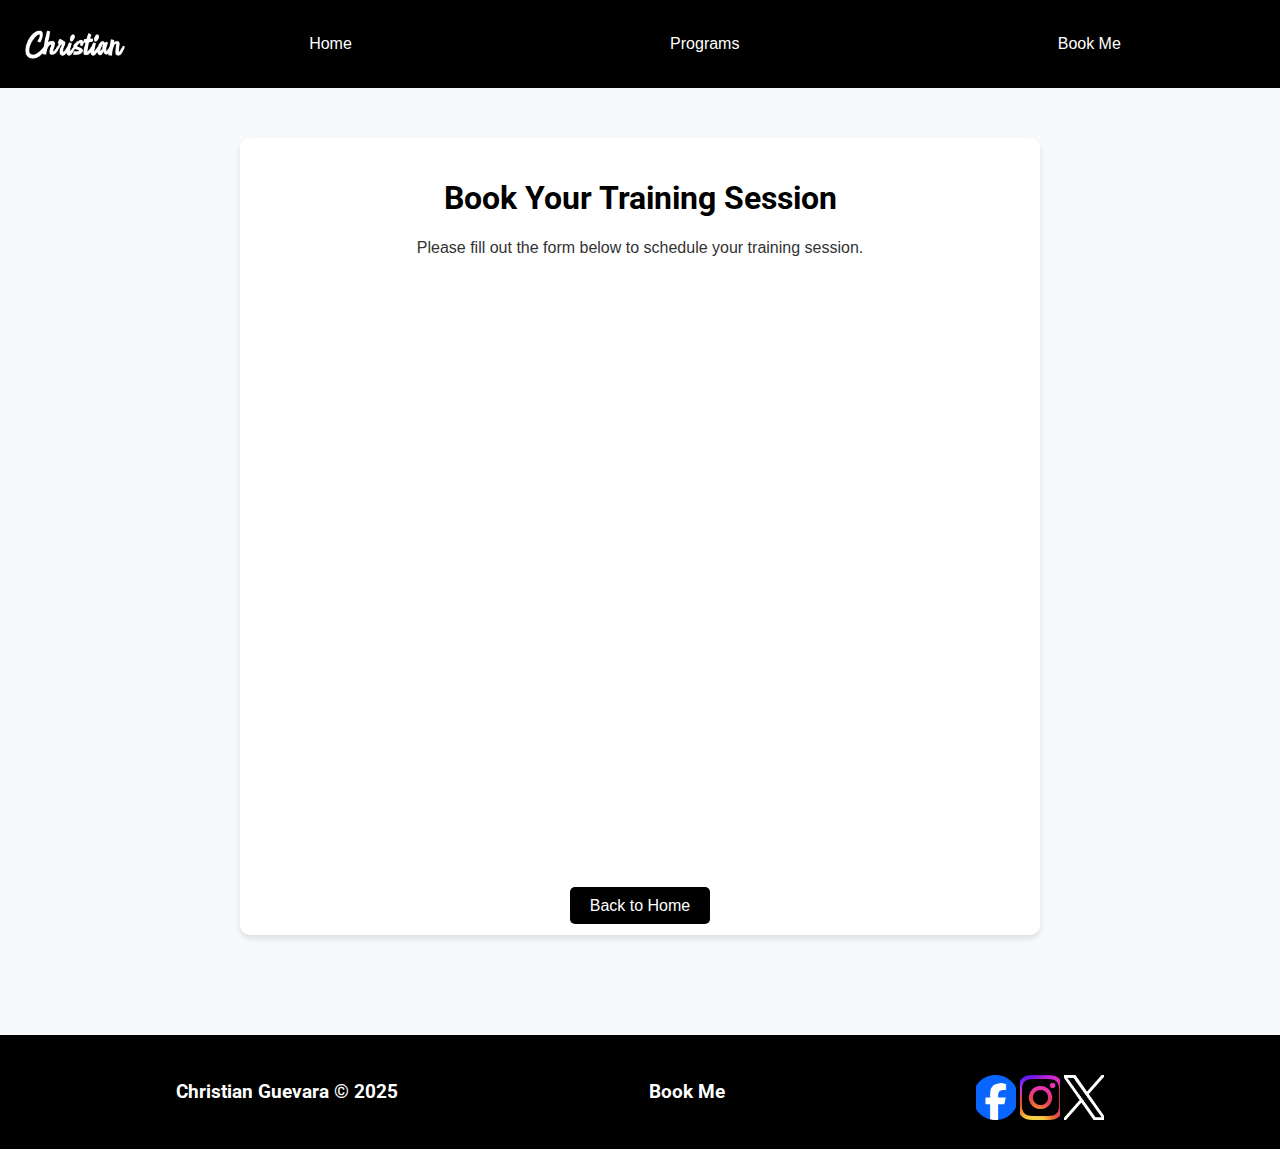
<file: bookme.html>
<!DOCTYPE html>
<html lang="en">
  <head>
    <meta charset="UTF-8" />
    <meta name="viewport" content="width=device-width, initial-scale=1.0" />
    <title>Book Me</title>
    <link rel="stylesheet" href="styles/index.css" />
    <style>
      body {
        font-family: Arial, sans-serif;
        margin: 0;
        padding: 0;
        background-color: #f8f9fa;
        color: #333;
      }

      .container {
        max-width: 800px;
        margin: 50px auto;
        padding: 20px;
        background-color: #fff;
        border-radius: 10px;
        box-shadow: 0 4px 6px rgba(0, 0, 0, 0.1);
        text-align: center;
      }

      h1 {
        color: black;
      }

      iframe {
        width: 100%;
        height: 600px;
        border: none;
      }

      .back-home {
        margin-top: 20px;
      }

      .back-home a {
        text-decoration: none;
        background-color: black;
        color: white;
        padding: 10px 20px;
        border-radius: 5px;
        transition: background-color 0.3s;
      }

      .back-home a:hover {
        color: red;
      }
    </style>
  </head>
  <body>
    <header>
      <a id="logo_link" href="index.html">
        <img class="logo" src="assets/logo1.png" alt="Logo" />
      </a>
      <nav>
        <a href="index.html">Home</a>
        <a href="programs.html">Programs</a>
        <a href="bookme.html">Book Me</a>
      </nav>
    </header>

    <main>
      <div class="container">
        <h1>Book Your Training Session</h1>
        <p>Please fill out the form below to schedule your training session.</p>

        <!-- Embed Google Form Here -->
        <iframe
          src="https://docs.google.com/forms/d/e/1FAIpQLSckO_ClVn4HGSYEmahMuc5upVZ-nv1-beTVn4qvxwU15kZylg/viewform?embedded=true"
          width="640"
          height="869"
          frameborder="0"
          marginheight="0"
          marginwidth="0"
          >Loading…</iframe
        >

        <div class="back-home">
          <a href="index.html">Back to Home</a>
        </div>
      </div>
    </main>

    <footer>
      <h3>Christian Guevara &copy; 2025</h3>
      <h3><a href="bookme.html">Book Me</a></h3>
      <div class="social">
        <a href="https://facebook.com" target="_blank">
          <img src="assets/fb.png" alt="facebook icon" />
        </a>
        <a href="https://instagram.com" target="_blank">
          <img src="assets/instagram_icon.png" alt="instagram icon" />
        </a>
        <a href="https://twitter.com" target="_blank">
          <img src="assets/tw.png" alt="twitter icon" />
        </a>
      </div>
    </footer>
  </body>
</html>
</file>
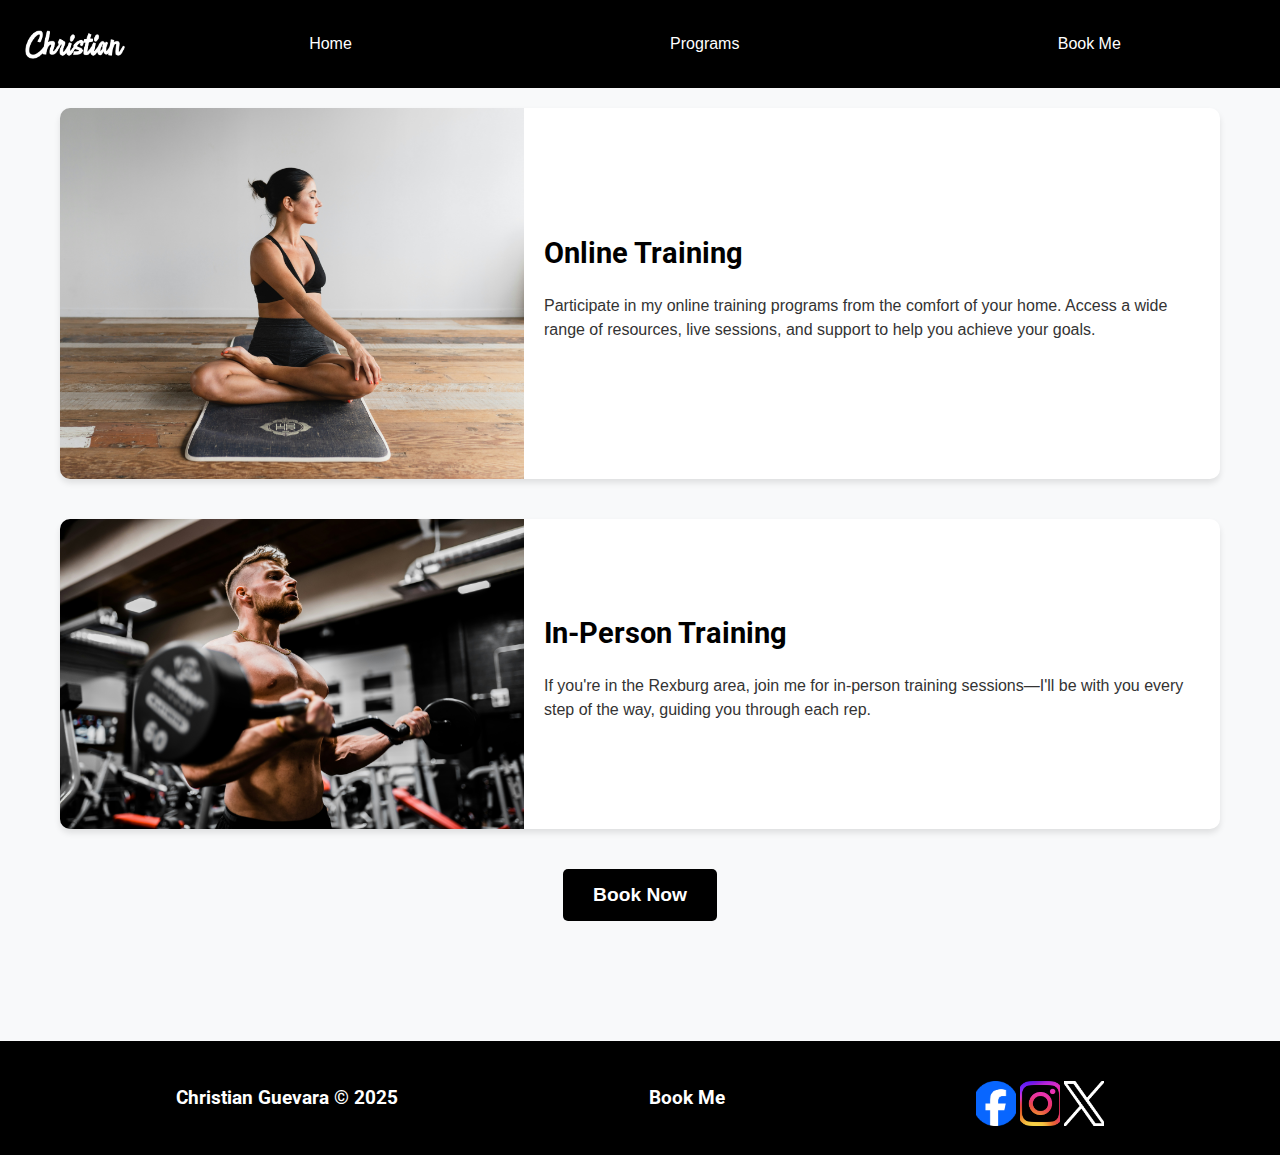
<file: programs.html>
<!DOCTYPE html>
<html lang="en">
  <head>
    <meta charset="UTF-8" />
    <meta name="viewport" content="width=device-width, initial-scale=1.0" />
    <title>Programs</title>
    <link rel="stylesheet" href="styles/index.css" />
    <style>
      body {
        font-family: Arial, sans-serif;
        margin: 0;
        padding: 0;
        background-color: #f8f9fa;
        color: #333;
      }

      .container {
        max-width: 1200px;
        margin: 0 auto;
        padding: 20px;
      }

      .program {
        display: flex;
        align-items: center;
        margin-bottom: 40px;
        background-color: #fff;
        border-radius: 10px;
        box-shadow: 0 4px 6px rgba(0, 0, 0, 0.1);
        overflow: hidden;
      }

      .program img {
        width: 40%;
        height: auto;
        object-fit: cover;
      }

      .program-content {
        padding: 20px;
      }

      .program-content h2 {
        margin-top: 0;
        font-size: 1.8rem;
        color: Black;
      }

      .program-content p {
        margin: 10px 0;
        font-size: 1rem;
        line-height: 1.5;
      }

      .book-now {
        display: flex;
        justify-content: center;
        margin-top: 20px;
      }

      .book-now a {
        text-decoration: none;
        background-color: black;
        color: #fff;
        padding: 15px 30px;
        font-size: 1.2rem;
        font-weight: bold;
        border-radius: 5px;
        transition: background-color 0.3s;
      }

      .book-now a:hover {
        color: red;
      }
    </style>
  </head>
  <body>
    <div id="content">
      <header>
        <a id="logo_link" href="index.html">
          <img class="logo" src="assets/logo1.png" alt="Logo" />
        </a>
        <nav>
          <a href="index.html">Home</a>
          <a href="programs.html">Programs</a>
          <a href="bookme.html">Book Me</a>
        </nav>
      </header>

      <main>
        <div class="container">
          <!-- Online Training Program -->
          <div class="program">
            <img src="assets/Onlinetest.jpg" alt="Online Training" />
            <div class="program-content">
              <h2>Online Training</h2>
              <p>
                Participate in my online training programs from the comfort of
                your home. Access a wide range of resources, live sessions, and
                support to help you achieve your goals.
              </p>
            </div>
          </div>

          <!-- In-Person Training Program -->
          <div class="program">
            <img src="assets/photo3.jpg" alt="In-Person Training" />
            <div class="program-content">
              <h2>In-Person Training</h2>
              <p>
                If you're in the Rexburg area, join me for in-person training
                sessions—I'll be with you every step of the way, guiding you
                through each rep.
              </p>
            </div>
          </div>

          <!-- Book Now Button -->
          <div class="book-now">
            <a href="bookme.html">Book Now</a>
          </div>
        </div>
      </main>

      <footer>
        <h3>Christian Guevara &copy; 2025</h3>
        <h3><a href="bookme.html">Book Me</a></h3>
        <div class="social">
          <a href="https://facebook.com" target="_blank">
            <img src="assets/fb.png" alt="facebook icon" />
          </a>
          <a href="https://instagram.com" target="_blank">
            <img src="assets/instagram_icon.png" alt="instagram icon" />
          </a>
          <a href="https://twitter.com" target="_blank">
            <img src="assets/tw.png" alt="twitter icon" />
          </a>
        </div>
      </footer>
    </div>
  </body>
</html>
</file>
<file: styles/index.css>
@import url('https://fonts.googleapis.com/css2?family=Open+Sans&family=Roboto&family=Ubuntu&display=swap');


:root {
--heading-font: "Roboto";
--paragraph-font: Lato, Ubuntu, Open Sans;
--primary-color: black   ;
--secondary-color: White ;
--accent1-color: #d3d0d0;
--accent2-color: #ff0000;
}

*, *:before, *:after {
    box-sizing: border-box;
}

#content {
    max-width: 1600px;
    margin: 0 auto;
    font-size: 1.5;
}

/* header */
.logo {
    width: 100px;
}

#logo_link {
    padding-top: 5px;
    justify-self: center;
    align-self: center;
}

nav {
    display: flex;
    justify-content: space-around;
}

nav a {
    text-align: center;
    color: var(--secondary-color);
    text-decoration: none;
    padding: 35px;
}
nav a:hover {
    color: var(--primary-color);
    background-color: var(--secondary-color);
}

header {
    background-color: var(--primary-color);
    display: grid;
    grid-template-columns: 150px auto;
}

/* Hero */

#hero {
    display: grid;
    grid-template-columns: 1fr 3fr 1fr;
    margin-top: -100px;
}

#hero-img {
    width: 100%;
}

#hero-msg {
    grid-column: 2/3;
    grid-row: 1/2;
    margin-top: 100px;    
}

#hero-msg h1, #hero-msg p {
    text-align: center; 
    color: var(--secondary-color);
}

#hero-box {
    grid-column: 1/4;
    grid-row: 1/2;
    z-index: -1;
}


/* Main */
.home-section {
    text-align: center;
    margin-top: 50px;
}

.book-card {
    margin: 0 auto;
    height: auto;
    width: 80%;
    max-width: 600px;
    padding: 20px 0;
}

.book-card img {
    width: 100%;
    height: auto;
    border-radius: 10px;
}

.book-content {
    margin: 20px auto;
    padding: 20px;
    max-width: 800px;
    border-radius: 10px;
    background-color: #f5f4f4;
    box-shadow: 0 4px 6px rgba(0, 0, 0, 0.175);
}

.book-content h2 {
    color: var(--primary-color);
    font-size: 1.8em;
    margin-bottom: 10px;
}

.book-content p {
    margin: 10px 0;
    line-height: 1.6;
    color: var(--primary-color);
}

.button-box {
    margin-top: 20px;
}

.book {
    display: inline-block;
    padding: 10px 20px;
    background-color: var(--primary-color);
    color: var(--secondary-color);
    text-decoration: none;
    border-radius: 5px;
}

.book:hover {
    color: var(--accent2-color);
}

.best {
    margin: 40px auto;
    width: 80%;
    max-width: 600px;
}

.best img {
    width: 100%;
    height: auto;
    border-radius: 10px;
}

.msg {
    margin: 50px auto;
    padding: 20px;
    max-width: 80%;
    background-color: #f5f4f4;
    border-radius: 10px;
    text-align: center;
    box-shadow: 0 4px 6px rgba(0, 0, 0, 0.175);
}
/* display: flex;
align-items: center;
margin-bottom: 40px;
background-color: #fff;
border-radius: 10px;
box-shadow: 0 4px 6px rgba(0, 0, 0, 0.1);
overflow: hidden; */

.msg h2 {
    color: var(--primary-color);
    font-size: 2em;
    text-align: center;
    margin-bottom: 15px;
}

.msg p {
    line-height: 1.6;
    margin: 10px 0;
    color: var(--primary-color);
}

.aboutme-img {
    width: 30%;
    height: auto;
    border-radius: 10px;
    margin: 20px auto;
}


/* Footer */
footer h3 {
    color: var(--secondary-color);
}

footer h3 a:hover {
    color: var(--accent2-color);
}

footer {
    background-color: var(--primary-color);
    padding: 25px 50px;
    margin-top: 100px;
    display: flex;
    justify-content: space-around;
    align-items: center;
}

footer p {
    text-size-adjust: 1.2em;
    text-decoration: underline;
}

footer a {
    color: var(--secondary-color);
    text-decoration: none;
}

footer p a:hover {
    color: grey;
    text-decoration: underline;
}

footer .social img {
    padding-top: 15px;
}

footer .social img {
    width: 40px; 
    height: 60px; 
    object-fit: cover;
    padding-top: 15px;
}


/* fonts */
h1, h2, h3, h4, h5, h6 {
    font-family: var(--heading-font);
  }

.p {
    font-family: var(--paragraph-font);
    color: var(--paragraph-color);
    padding: 1em;
}

/* form css */
form {
    /* Center the form on the page */
    margin: 0 auto;
    width: 400px;
    /* Form outline */
    padding: 1em;
    border: 1px solid #CCC;
    border-radius: 1em;
  }
  
  ul {
    list-style: none;
    padding: 0;
    margin: 0;
  }
  
  
  form li + li {
    margin-top: 1em;
  }
  
  label {
    /* Uniform size & alignment */
    display: inline-block;
    width: 90px;
    text-align: right;
  }
  
  input,
  textarea {
    /* To make sure that all text fields have the same font settings
       By default, textareas have a monospace font */
    font: 1em sans-serif;
  
    /* Uniform text field size */
    width: 300px;
    box-sizing: border-box;
  
    /* Match form field borders */
    border: 1px solid #999;
  }
  
  input:focus,
  textarea:focus {
    /* Additional highlight for focused elements */
    border-color: #000;
  }
  
  textarea {
    /* Align multiline text fields with their labels */
    vertical-align: top;
  
    /* Provide space to type some text */
    height: 5em;
  }
  
  .button {
    /* Align buttons with the text fields */
    padding-left: 90px; /* same size as the label elements */
  }
  
  button {
    /* This extra margin represent roughly the same space as the space
       between the labels and their text fields */
    margin-left: .5em;
  }

  #feedback {
    background-color: antiquewhite;
    position: absolute;
    top: 0;
    left: 0;
    right: 0;
    padding: .5em;
    /* make this element invisible until we are ready for it */
    display: none;       
}
.moveDown {
    margin-top: 3em;
}

#photos {
    display: grid;
    grid-template-columns: 1fr 1fr;
    grid-template-rows: 1fr;
    align-items: center;
    justify-items: center;
    margin: 100px 0;
}

/* Responsive Design */
@media (max-width: 768px) {
    nav a {
        padding: 10px;
    }

    #hero {
        padding: 10px;
    }

    #hero-img {
        max-width: 100%;
    }

    #hero-msg h1 {
        font-size: 2em;
    }

    #hero-msg p {
        font-size: 1em;
    }

    .msg img {
        width: 80%; 
    }

    footer {
        flex-direction: column;
        text-align: center;
    }
}
</file>
